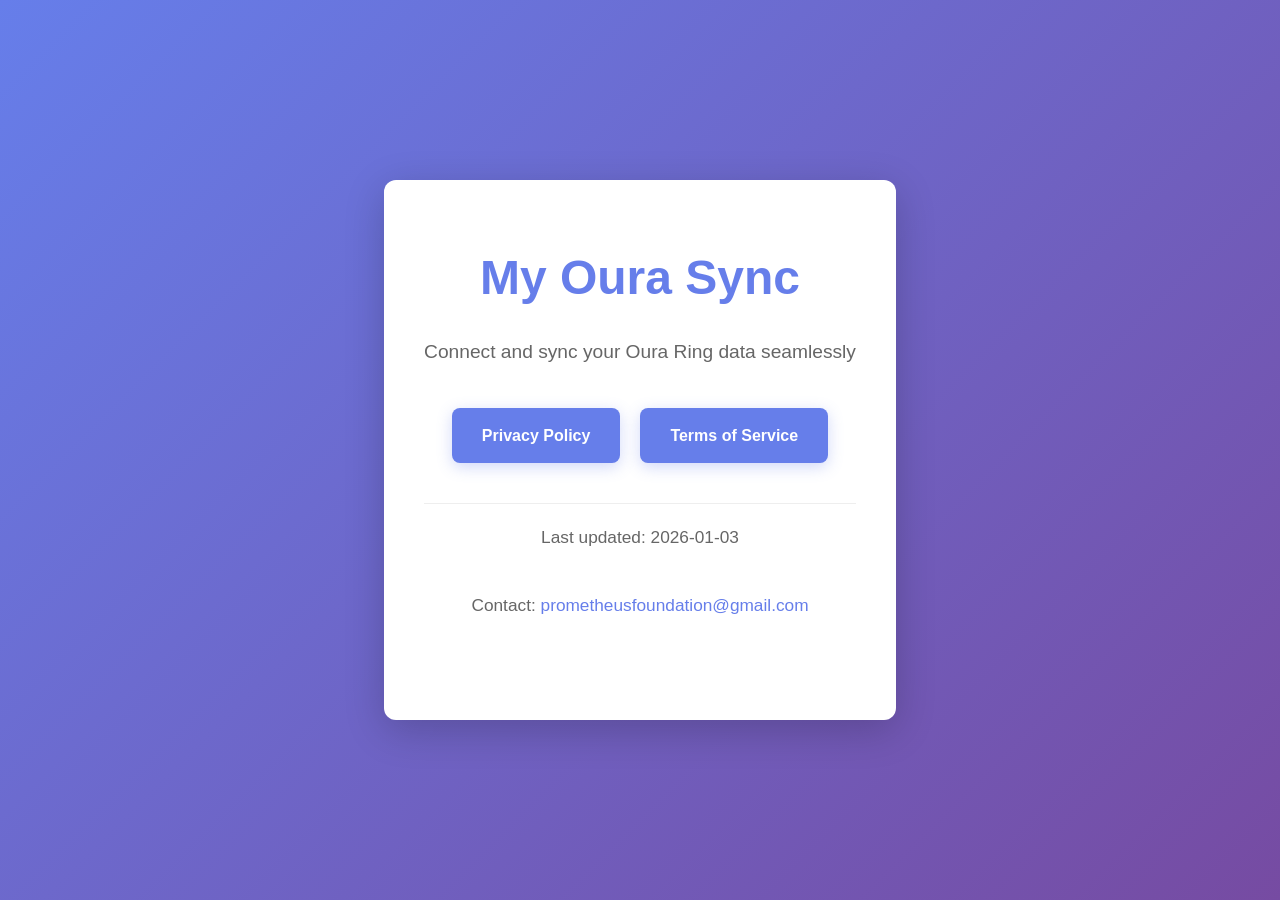
<file: index.html>
<!DOCTYPE html>
<html lang="en">
<head>
    <meta charset="UTF-8">
    <meta name="viewport" content="width=device-width, initial-scale=1.0">
    <title>My Oura Sync</title>
    <style>
        * {
            margin: 0;
            padding: 0;
            box-sizing: border-box;
        }
        
        body {
            font-family: -apple-system, BlinkMacSystemFont, 'Segoe UI', Roboto, Oxygen, Ubuntu, Cantarell, sans-serif;
            line-height: 1.6;
            color: #333;
            background: linear-gradient(135deg, #667eea 0%, #764ba2 100%);
            min-height: 100vh;
            display: flex;
            align-items: center;
            justify-content: center;
            padding: 20px;
        }
        
        .container {
            max-width: 800px;
            background: white;
            padding: 60px 40px;
            border-radius: 12px;
            box-shadow: 0 10px 40px rgba(0, 0, 0, 0.2);
            text-align: center;
        }
        
        h1 {
            color: #667eea;
            font-size: 3em;
            margin-bottom: 20px;
            font-weight: 700;
        }
        
        p {
            font-size: 1.2em;
            color: #666;
            margin-bottom: 40px;
        }
        
        .links {
            display: flex;
            gap: 20px;
            justify-content: center;
            flex-wrap: wrap;
        }
        
        .links a {
            display: inline-block;
            padding: 15px 30px;
            background: #667eea;
            color: white;
            text-decoration: none;
            border-radius: 8px;
            font-weight: 600;
            transition: all 0.3s ease;
            box-shadow: 0 4px 15px rgba(102, 126, 234, 0.3);
        }
        
        .links a:hover {
            background: #764ba2;
            transform: translateY(-2px);
            box-shadow: 0 6px 20px rgba(118, 75, 162, 0.4);
        }
        
        .footer {
            margin-top: 40px;
            padding-top: 20px;
            border-top: 1px solid #eee;
            color: #999;
            font-size: 0.9em;
        }
        
        .footer a {
            color: #667eea;
            text-decoration: none;
        }
        
        .footer a:hover {
            text-decoration: underline;
        }
    </style>
</head>
<body>
    <div class="container">
        <h1>My Oura Sync</h1>
        <p>Connect and sync your Oura Ring data seamlessly</p>
        
        <div class="links">
            <a href="privacy.html">Privacy Policy</a>
            <a href="terms.html">Terms of Service</a>
        </div>
        
        <div class="footer">
            <p>Last updated: 2026-01-03</p>
            <p>Contact: <a href="mailto:prometheusfoundation@gmail.com">prometheusfoundation@gmail.com</a></p>
        </div>
    </div>
</body>
</html>
</file>
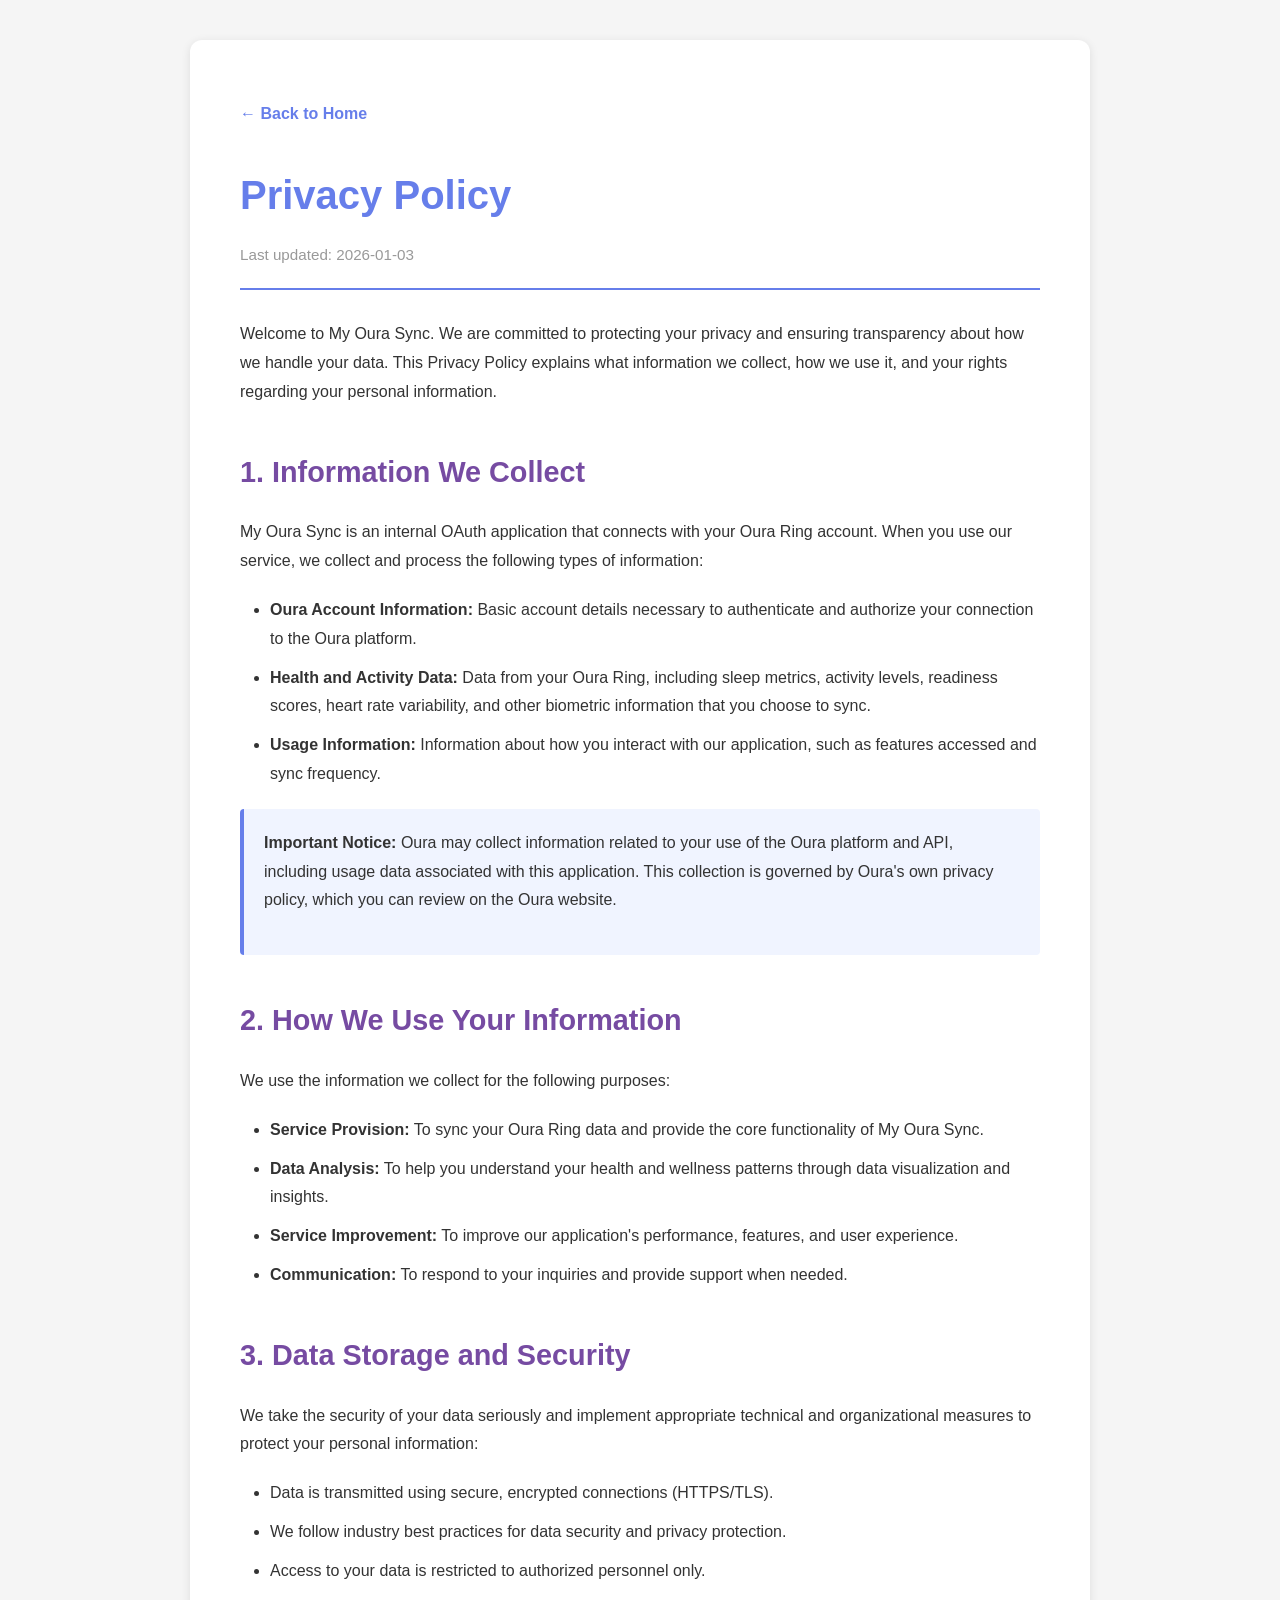
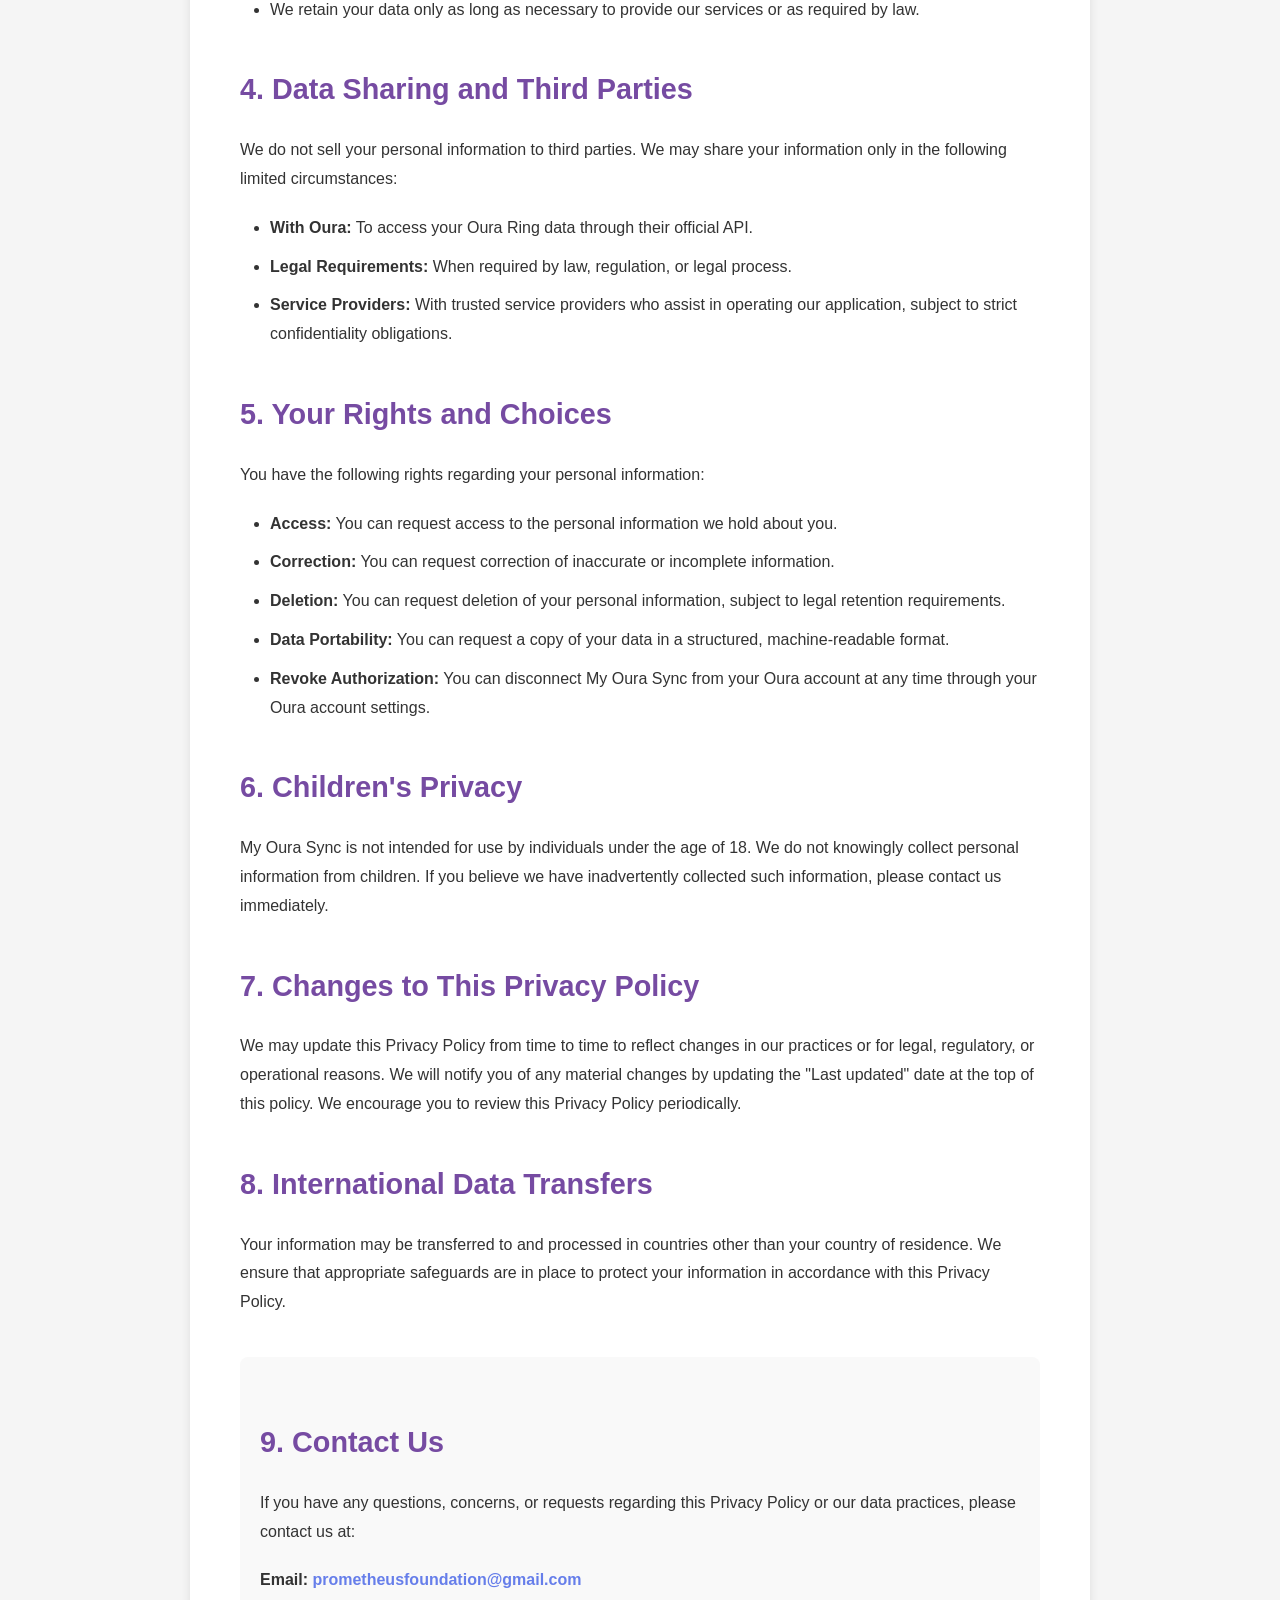
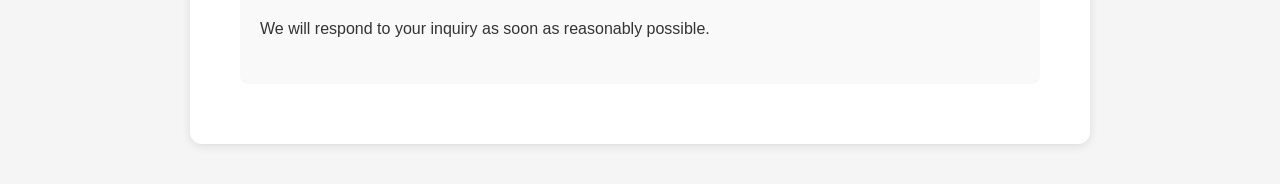
<file: privacy.html>
<!DOCTYPE html>
<html lang="en">
<head>
    <meta charset="UTF-8">
    <meta name="viewport" content="width=device-width, initial-scale=1.0">
    <title>Privacy Policy - My Oura Sync</title>
    <style>
        * {
            margin: 0;
            padding: 0;
            box-sizing: border-box;
        }
        
        body {
            font-family: -apple-system, BlinkMacSystemFont, 'Segoe UI', Roboto, Oxygen, Ubuntu, Cantarell, sans-serif;
            line-height: 1.8;
            color: #333;
            background: #f5f5f5;
            padding: 40px 20px;
        }
        
        .container {
            max-width: 900px;
            margin: 0 auto;
            background: white;
            padding: 60px 50px;
            border-radius: 12px;
            box-shadow: 0 2px 10px rgba(0, 0, 0, 0.1);
        }
        
        h1 {
            color: #667eea;
            font-size: 2.5em;
            margin-bottom: 10px;
            font-weight: 700;
        }
        
        .last-updated {
            color: #999;
            font-size: 0.95em;
            margin-bottom: 30px;
            padding-bottom: 20px;
            border-bottom: 2px solid #667eea;
        }
        
        h2 {
            color: #764ba2;
            font-size: 1.8em;
            margin-top: 40px;
            margin-bottom: 20px;
            font-weight: 600;
        }
        
        p {
            margin-bottom: 20px;
            line-height: 1.8;
        }
        
        ul {
            margin-left: 30px;
            margin-bottom: 20px;
        }
        
        li {
            margin-bottom: 10px;
        }
        
        .highlight {
            background: #f0f4ff;
            padding: 20px;
            border-left: 4px solid #667eea;
            margin: 20px 0;
            border-radius: 4px;
        }
        
        .back-link {
            display: inline-block;
            margin-bottom: 30px;
            color: #667eea;
            text-decoration: none;
            font-weight: 600;
        }
        
        .back-link:hover {
            text-decoration: underline;
        }
        
        .contact {
            margin-top: 40px;
            padding: 20px;
            background: #f9f9f9;
            border-radius: 8px;
        }
        
        .contact a {
            color: #667eea;
            text-decoration: none;
            font-weight: 600;
        }
        
        .contact a:hover {
            text-decoration: underline;
        }
    </style>
</head>
<body>
    <div class="container">
        <a href="index.html" class="back-link">← Back to Home</a>
        
        <h1>Privacy Policy</h1>
        <p class="last-updated">Last updated: 2026-01-03</p>
        
        <p>Welcome to My Oura Sync. We are committed to protecting your privacy and ensuring transparency about how we handle your data. This Privacy Policy explains what information we collect, how we use it, and your rights regarding your personal information.</p>
        
        <h2>1. Information We Collect</h2>
        <p>My Oura Sync is an internal OAuth application that connects with your Oura Ring account. When you use our service, we collect and process the following types of information:</p>
        <ul>
            <li><strong>Oura Account Information:</strong> Basic account details necessary to authenticate and authorize your connection to the Oura platform.</li>
            <li><strong>Health and Activity Data:</strong> Data from your Oura Ring, including sleep metrics, activity levels, readiness scores, heart rate variability, and other biometric information that you choose to sync.</li>
            <li><strong>Usage Information:</strong> Information about how you interact with our application, such as features accessed and sync frequency.</li>
        </ul>
        
        <div class="highlight">
            <p><strong>Important Notice:</strong> Oura may collect information related to your use of the Oura platform and API, including usage data associated with this application. This collection is governed by Oura's own privacy policy, which you can review on the Oura website.</p>
        </div>
        
        <h2>2. How We Use Your Information</h2>
        <p>We use the information we collect for the following purposes:</p>
        <ul>
            <li><strong>Service Provision:</strong> To sync your Oura Ring data and provide the core functionality of My Oura Sync.</li>
            <li><strong>Data Analysis:</strong> To help you understand your health and wellness patterns through data visualization and insights.</li>
            <li><strong>Service Improvement:</strong> To improve our application's performance, features, and user experience.</li>
            <li><strong>Communication:</strong> To respond to your inquiries and provide support when needed.</li>
        </ul>
        
        <h2>3. Data Storage and Security</h2>
        <p>We take the security of your data seriously and implement appropriate technical and organizational measures to protect your personal information:</p>
        <ul>
            <li>Data is transmitted using secure, encrypted connections (HTTPS/TLS).</li>
            <li>We follow industry best practices for data security and privacy protection.</li>
            <li>Access to your data is restricted to authorized personnel only.</li>
            <li>We retain your data only as long as necessary to provide our services or as required by law.</li>
        </ul>
        
        <h2>4. Data Sharing and Third Parties</h2>
        <p>We do not sell your personal information to third parties. We may share your information only in the following limited circumstances:</p>
        <ul>
            <li><strong>With Oura:</strong> To access your Oura Ring data through their official API.</li>
            <li><strong>Legal Requirements:</strong> When required by law, regulation, or legal process.</li>
            <li><strong>Service Providers:</strong> With trusted service providers who assist in operating our application, subject to strict confidentiality obligations.</li>
        </ul>
        
        <h2>5. Your Rights and Choices</h2>
        <p>You have the following rights regarding your personal information:</p>
        <ul>
            <li><strong>Access:</strong> You can request access to the personal information we hold about you.</li>
            <li><strong>Correction:</strong> You can request correction of inaccurate or incomplete information.</li>
            <li><strong>Deletion:</strong> You can request deletion of your personal information, subject to legal retention requirements.</li>
            <li><strong>Data Portability:</strong> You can request a copy of your data in a structured, machine-readable format.</li>
            <li><strong>Revoke Authorization:</strong> You can disconnect My Oura Sync from your Oura account at any time through your Oura account settings.</li>
        </ul>
        
        <h2>6. Children's Privacy</h2>
        <p>My Oura Sync is not intended for use by individuals under the age of 18. We do not knowingly collect personal information from children. If you believe we have inadvertently collected such information, please contact us immediately.</p>
        
        <h2>7. Changes to This Privacy Policy</h2>
        <p>We may update this Privacy Policy from time to time to reflect changes in our practices or for legal, regulatory, or operational reasons. We will notify you of any material changes by updating the "Last updated" date at the top of this policy. We encourage you to review this Privacy Policy periodically.</p>
        
        <h2>8. International Data Transfers</h2>
        <p>Your information may be transferred to and processed in countries other than your country of residence. We ensure that appropriate safeguards are in place to protect your information in accordance with this Privacy Policy.</p>
        
        <div class="contact">
            <h2>9. Contact Us</h2>
            <p>If you have any questions, concerns, or requests regarding this Privacy Policy or our data practices, please contact us at:</p>
            <p><strong>Email:</strong> <a href="mailto:prometheusfoundation@gmail.com">prometheusfoundation@gmail.com</a></p>
            <p>We will respond to your inquiry as soon as reasonably possible.</p>
        </div>
    </div>
</body>
</html>
</file>
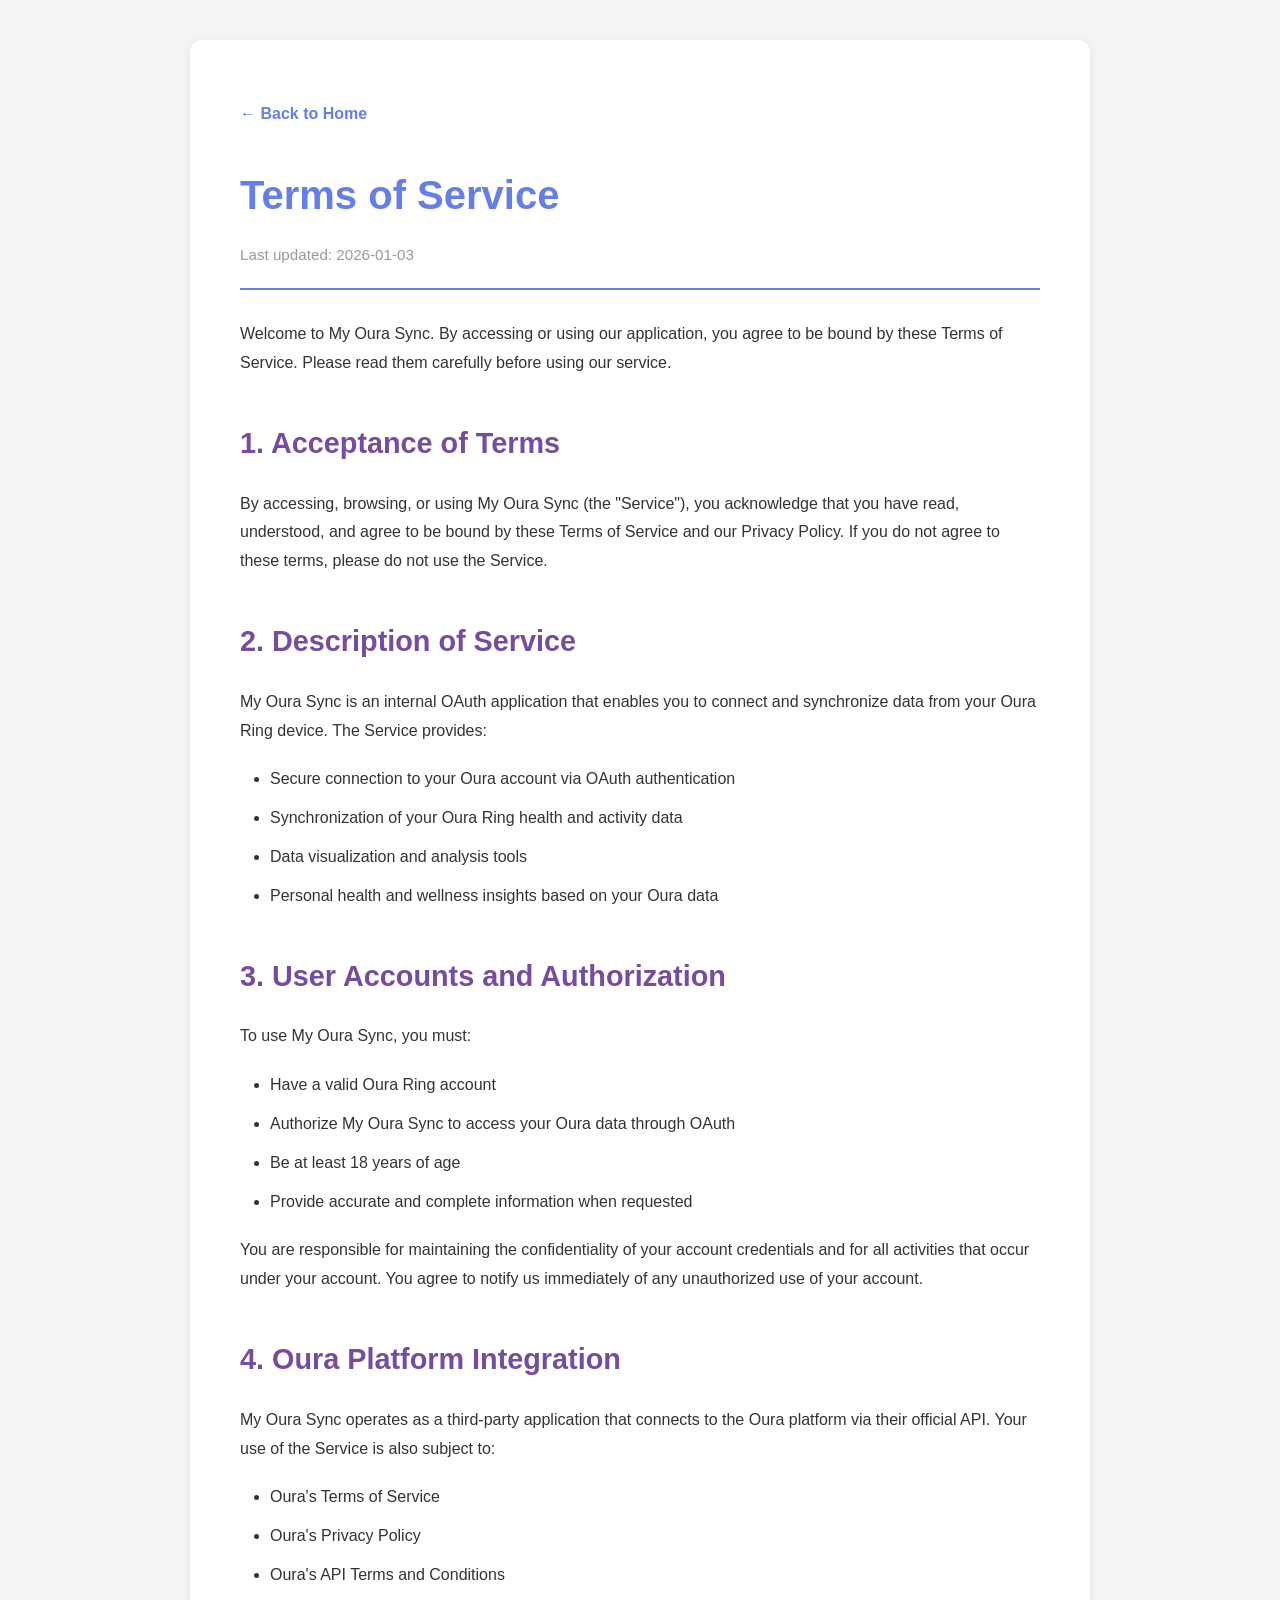
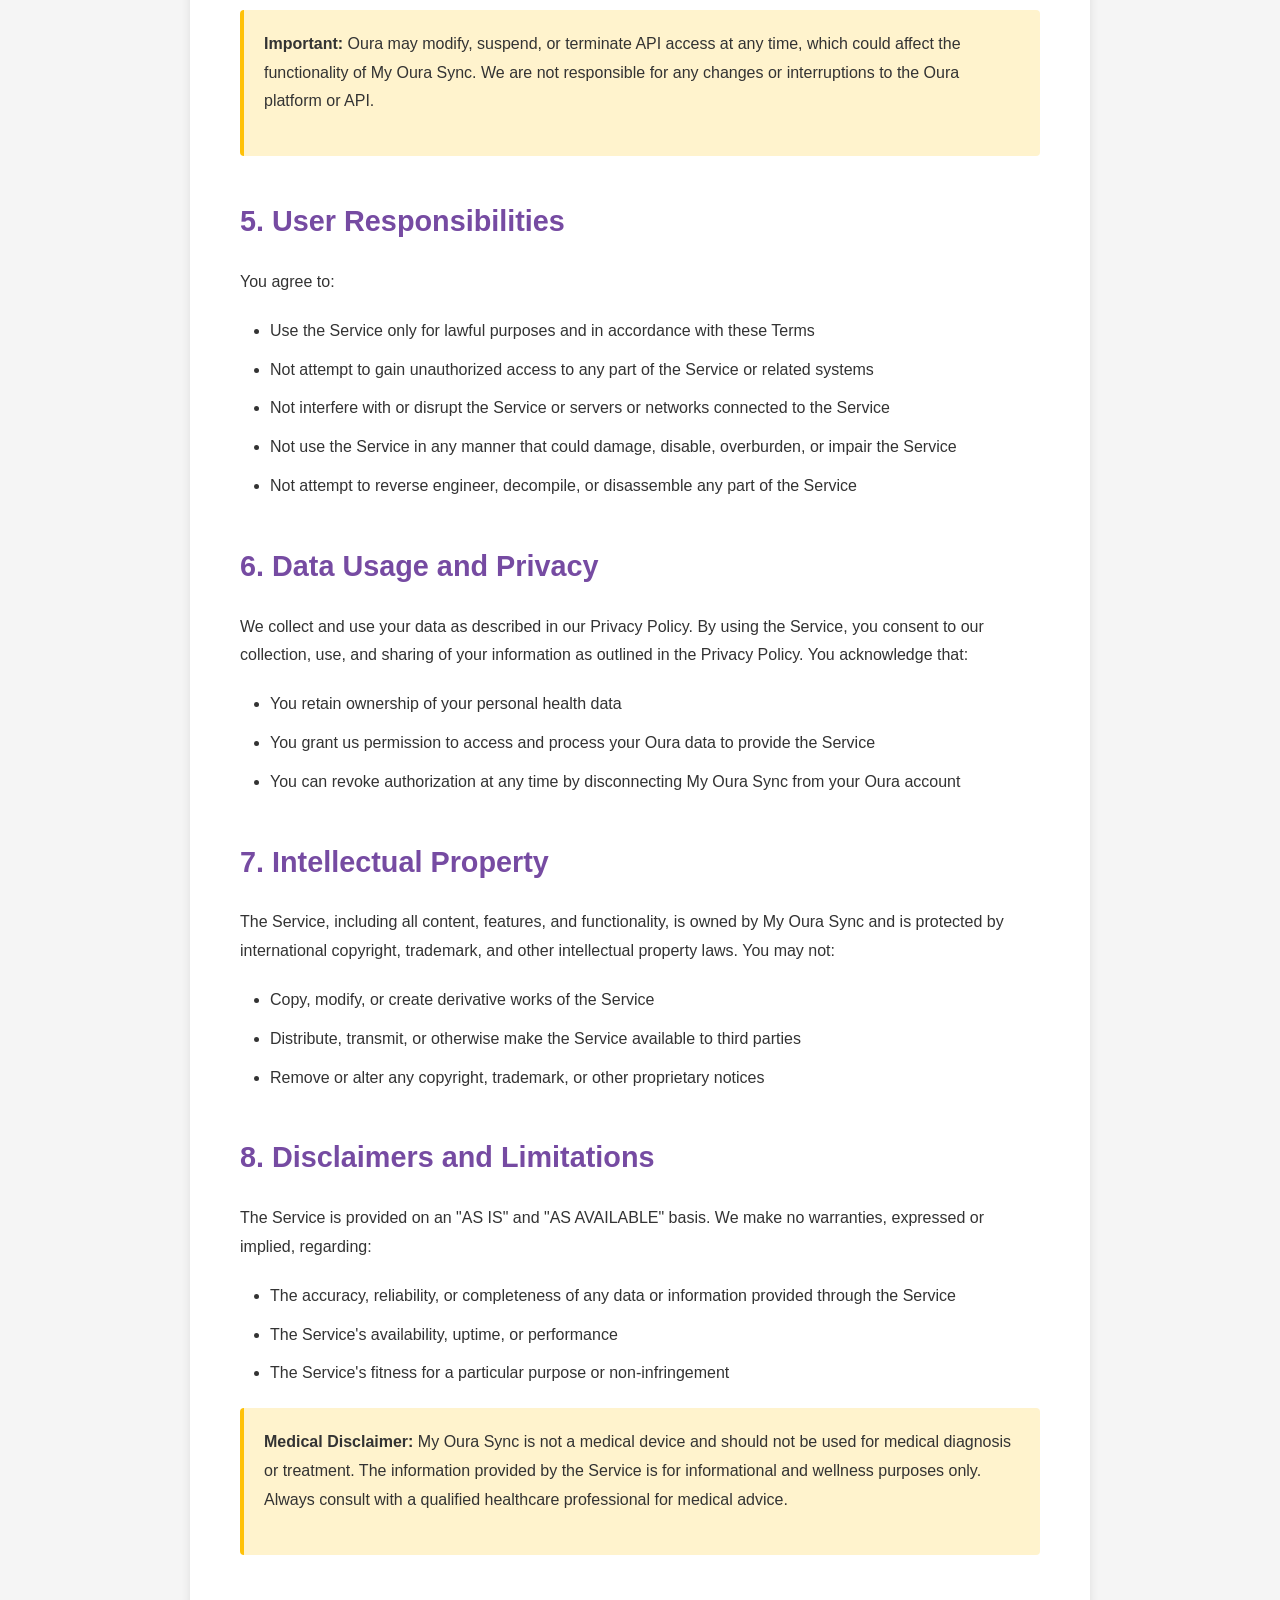
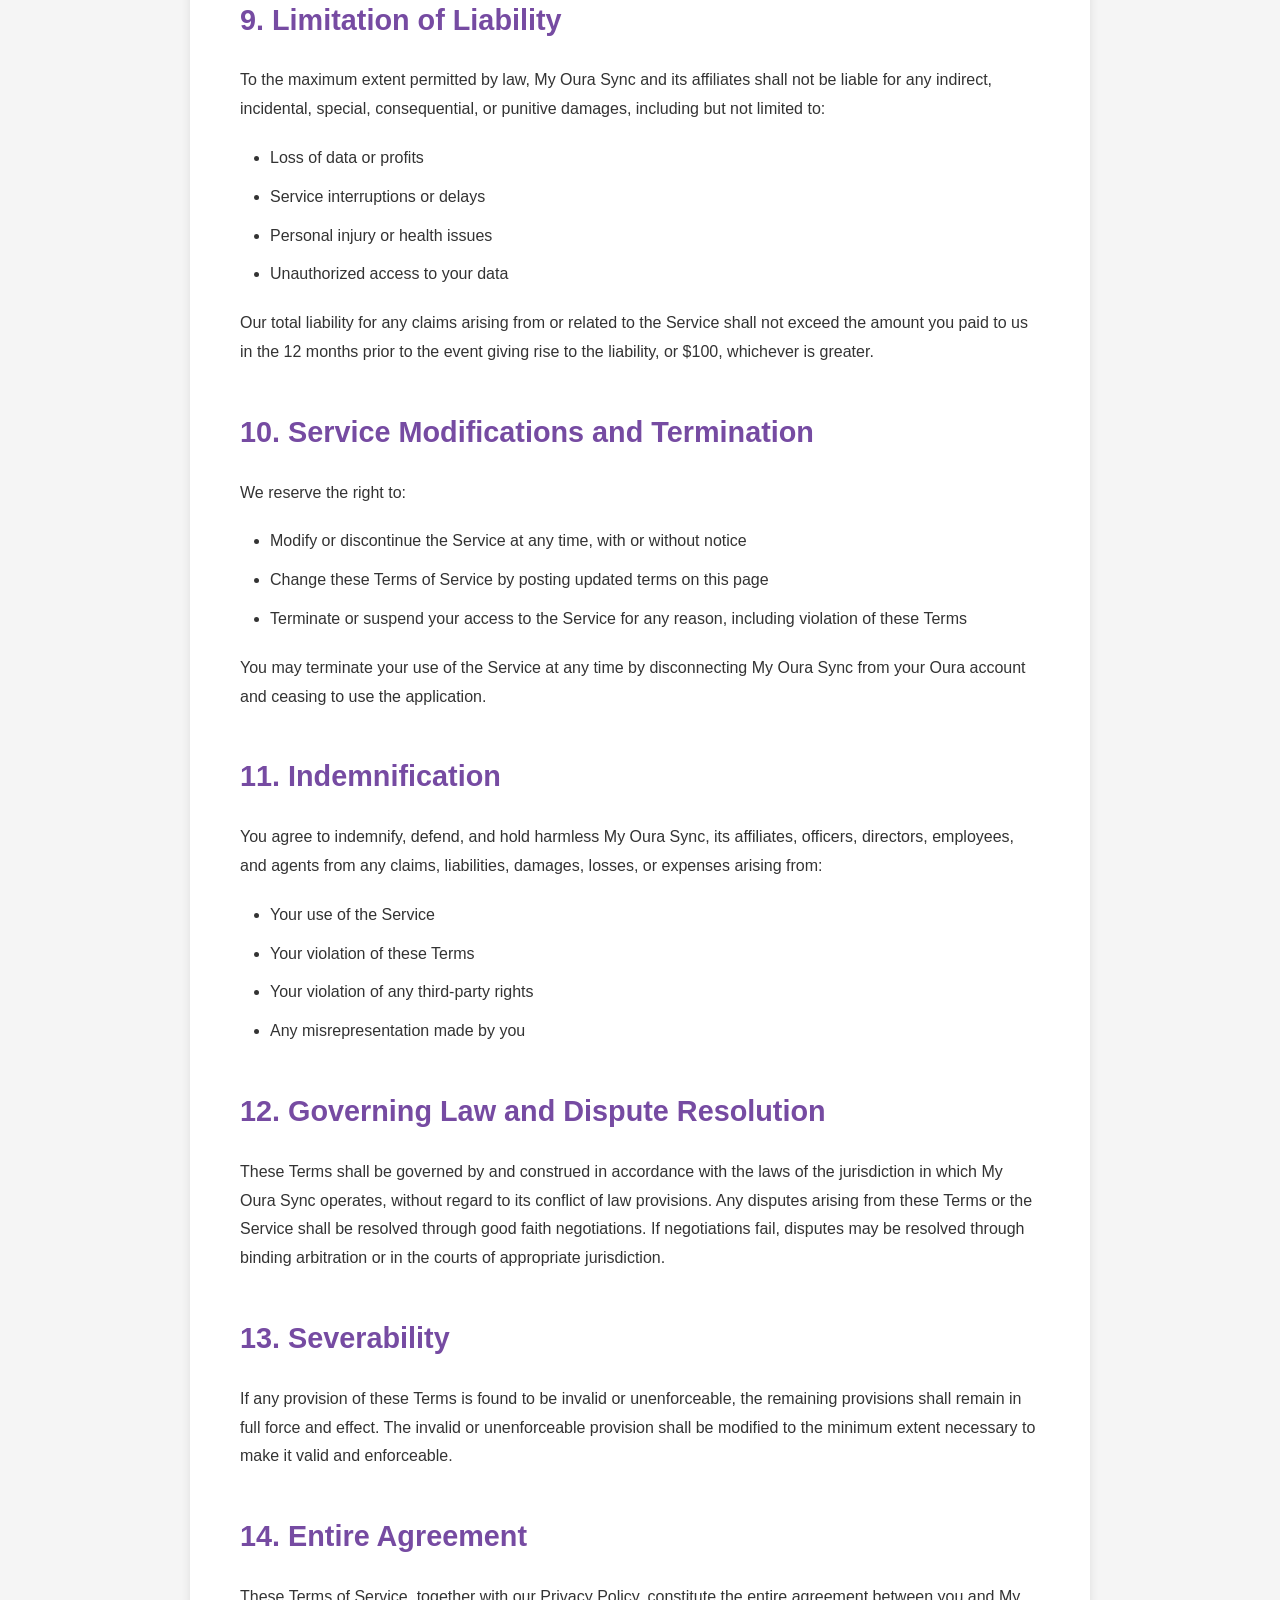
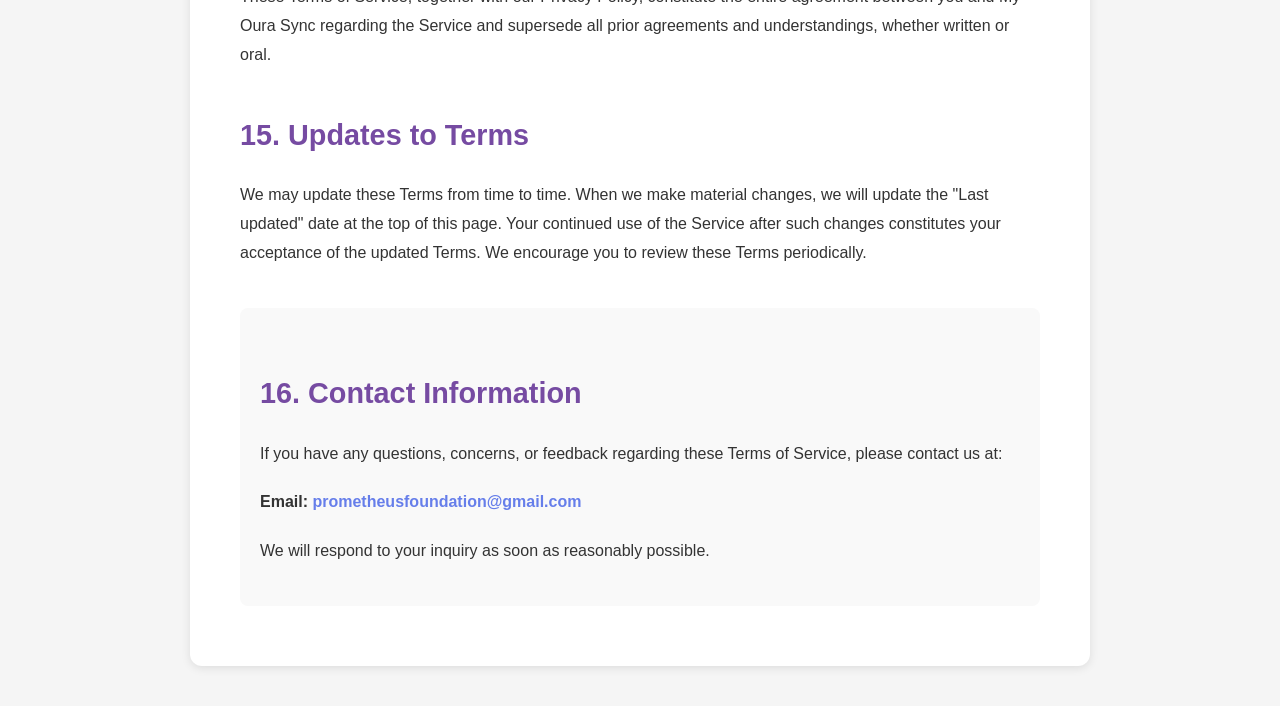
<file: terms.html>
<!DOCTYPE html>
<html lang="en">
<head>
    <meta charset="UTF-8">
    <meta name="viewport" content="width=device-width, initial-scale=1.0">
    <title>Terms of Service - My Oura Sync</title>
    <style>
        * {
            margin: 0;
            padding: 0;
            box-sizing: border-box;
        }
        
        body {
            font-family: -apple-system, BlinkMacSystemFont, 'Segoe UI', Roboto, Oxygen, Ubuntu, Cantarell, sans-serif;
            line-height: 1.8;
            color: #333;
            background: #f5f5f5;
            padding: 40px 20px;
        }
        
        .container {
            max-width: 900px;
            margin: 0 auto;
            background: white;
            padding: 60px 50px;
            border-radius: 12px;
            box-shadow: 0 2px 10px rgba(0, 0, 0, 0.1);
        }
        
        h1 {
            color: #667eea;
            font-size: 2.5em;
            margin-bottom: 10px;
            font-weight: 700;
        }
        
        .last-updated {
            color: #999;
            font-size: 0.95em;
            margin-bottom: 30px;
            padding-bottom: 20px;
            border-bottom: 2px solid #667eea;
        }
        
        h2 {
            color: #764ba2;
            font-size: 1.8em;
            margin-top: 40px;
            margin-bottom: 20px;
            font-weight: 600;
        }
        
        p {
            margin-bottom: 20px;
            line-height: 1.8;
        }
        
        ul {
            margin-left: 30px;
            margin-bottom: 20px;
        }
        
        li {
            margin-bottom: 10px;
        }
        
        .highlight {
            background: #fff3cd;
            padding: 20px;
            border-left: 4px solid #ffc107;
            margin: 20px 0;
            border-radius: 4px;
        }
        
        .back-link {
            display: inline-block;
            margin-bottom: 30px;
            color: #667eea;
            text-decoration: none;
            font-weight: 600;
        }
        
        .back-link:hover {
            text-decoration: underline;
        }
        
        .contact {
            margin-top: 40px;
            padding: 20px;
            background: #f9f9f9;
            border-radius: 8px;
        }
        
        .contact a {
            color: #667eea;
            text-decoration: none;
            font-weight: 600;
        }
        
        .contact a:hover {
            text-decoration: underline;
        }
    </style>
</head>
<body>
    <div class="container">
        <a href="index.html" class="back-link">← Back to Home</a>
        
        <h1>Terms of Service</h1>
        <p class="last-updated">Last updated: 2026-01-03</p>
        
        <p>Welcome to My Oura Sync. By accessing or using our application, you agree to be bound by these Terms of Service. Please read them carefully before using our service.</p>
        
        <h2>1. Acceptance of Terms</h2>
        <p>By accessing, browsing, or using My Oura Sync (the "Service"), you acknowledge that you have read, understood, and agree to be bound by these Terms of Service and our Privacy Policy. If you do not agree to these terms, please do not use the Service.</p>
        
        <h2>2. Description of Service</h2>
        <p>My Oura Sync is an internal OAuth application that enables you to connect and synchronize data from your Oura Ring device. The Service provides:</p>
        <ul>
            <li>Secure connection to your Oura account via OAuth authentication</li>
            <li>Synchronization of your Oura Ring health and activity data</li>
            <li>Data visualization and analysis tools</li>
            <li>Personal health and wellness insights based on your Oura data</li>
        </ul>
        
        <h2>3. User Accounts and Authorization</h2>
        <p>To use My Oura Sync, you must:</p>
        <ul>
            <li>Have a valid Oura Ring account</li>
            <li>Authorize My Oura Sync to access your Oura data through OAuth</li>
            <li>Be at least 18 years of age</li>
            <li>Provide accurate and complete information when requested</li>
        </ul>
        <p>You are responsible for maintaining the confidentiality of your account credentials and for all activities that occur under your account. You agree to notify us immediately of any unauthorized use of your account.</p>
        
        <h2>4. Oura Platform Integration</h2>
        <p>My Oura Sync operates as a third-party application that connects to the Oura platform via their official API. Your use of the Service is also subject to:</p>
        <ul>
            <li>Oura's Terms of Service</li>
            <li>Oura's Privacy Policy</li>
            <li>Oura's API Terms and Conditions</li>
        </ul>
        <div class="highlight">
            <p><strong>Important:</strong> Oura may modify, suspend, or terminate API access at any time, which could affect the functionality of My Oura Sync. We are not responsible for any changes or interruptions to the Oura platform or API.</p>
        </div>
        
        <h2>5. User Responsibilities</h2>
        <p>You agree to:</p>
        <ul>
            <li>Use the Service only for lawful purposes and in accordance with these Terms</li>
            <li>Not attempt to gain unauthorized access to any part of the Service or related systems</li>
            <li>Not interfere with or disrupt the Service or servers or networks connected to the Service</li>
            <li>Not use the Service in any manner that could damage, disable, overburden, or impair the Service</li>
            <li>Not attempt to reverse engineer, decompile, or disassemble any part of the Service</li>
        </ul>
        
        <h2>6. Data Usage and Privacy</h2>
        <p>We collect and use your data as described in our Privacy Policy. By using the Service, you consent to our collection, use, and sharing of your information as outlined in the Privacy Policy. You acknowledge that:</p>
        <ul>
            <li>You retain ownership of your personal health data</li>
            <li>You grant us permission to access and process your Oura data to provide the Service</li>
            <li>You can revoke authorization at any time by disconnecting My Oura Sync from your Oura account</li>
        </ul>
        
        <h2>7. Intellectual Property</h2>
        <p>The Service, including all content, features, and functionality, is owned by My Oura Sync and is protected by international copyright, trademark, and other intellectual property laws. You may not:</p>
        <ul>
            <li>Copy, modify, or create derivative works of the Service</li>
            <li>Distribute, transmit, or otherwise make the Service available to third parties</li>
            <li>Remove or alter any copyright, trademark, or other proprietary notices</li>
        </ul>
        
        <h2>8. Disclaimers and Limitations</h2>
        <p>The Service is provided on an "AS IS" and "AS AVAILABLE" basis. We make no warranties, expressed or implied, regarding:</p>
        <ul>
            <li>The accuracy, reliability, or completeness of any data or information provided through the Service</li>
            <li>The Service's availability, uptime, or performance</li>
            <li>The Service's fitness for a particular purpose or non-infringement</li>
        </ul>
        
        <div class="highlight">
            <p><strong>Medical Disclaimer:</strong> My Oura Sync is not a medical device and should not be used for medical diagnosis or treatment. The information provided by the Service is for informational and wellness purposes only. Always consult with a qualified healthcare professional for medical advice.</p>
        </div>
        
        <h2>9. Limitation of Liability</h2>
        <p>To the maximum extent permitted by law, My Oura Sync and its affiliates shall not be liable for any indirect, incidental, special, consequential, or punitive damages, including but not limited to:</p>
        <ul>
            <li>Loss of data or profits</li>
            <li>Service interruptions or delays</li>
            <li>Personal injury or health issues</li>
            <li>Unauthorized access to your data</li>
        </ul>
        <p>Our total liability for any claims arising from or related to the Service shall not exceed the amount you paid to us in the 12 months prior to the event giving rise to the liability, or $100, whichever is greater.</p>
        
        <h2>10. Service Modifications and Termination</h2>
        <p>We reserve the right to:</p>
        <ul>
            <li>Modify or discontinue the Service at any time, with or without notice</li>
            <li>Change these Terms of Service by posting updated terms on this page</li>
            <li>Terminate or suspend your access to the Service for any reason, including violation of these Terms</li>
        </ul>
        <p>You may terminate your use of the Service at any time by disconnecting My Oura Sync from your Oura account and ceasing to use the application.</p>
        
        <h2>11. Indemnification</h2>
        <p>You agree to indemnify, defend, and hold harmless My Oura Sync, its affiliates, officers, directors, employees, and agents from any claims, liabilities, damages, losses, or expenses arising from:</p>
        <ul>
            <li>Your use of the Service</li>
            <li>Your violation of these Terms</li>
            <li>Your violation of any third-party rights</li>
            <li>Any misrepresentation made by you</li>
        </ul>
        
        <h2>12. Governing Law and Dispute Resolution</h2>
        <p>These Terms shall be governed by and construed in accordance with the laws of the jurisdiction in which My Oura Sync operates, without regard to its conflict of law provisions. Any disputes arising from these Terms or the Service shall be resolved through good faith negotiations. If negotiations fail, disputes may be resolved through binding arbitration or in the courts of appropriate jurisdiction.</p>
        
        <h2>13. Severability</h2>
        <p>If any provision of these Terms is found to be invalid or unenforceable, the remaining provisions shall remain in full force and effect. The invalid or unenforceable provision shall be modified to the minimum extent necessary to make it valid and enforceable.</p>
        
        <h2>14. Entire Agreement</h2>
        <p>These Terms of Service, together with our Privacy Policy, constitute the entire agreement between you and My Oura Sync regarding the Service and supersede all prior agreements and understandings, whether written or oral.</p>
        
        <h2>15. Updates to Terms</h2>
        <p>We may update these Terms from time to time. When we make material changes, we will update the "Last updated" date at the top of this page. Your continued use of the Service after such changes constitutes your acceptance of the updated Terms. We encourage you to review these Terms periodically.</p>
        
        <div class="contact">
            <h2>16. Contact Information</h2>
            <p>If you have any questions, concerns, or feedback regarding these Terms of Service, please contact us at:</p>
            <p><strong>Email:</strong> <a href="mailto:prometheusfoundation@gmail.com">prometheusfoundation@gmail.com</a></p>
            <p>We will respond to your inquiry as soon as reasonably possible.</p>
        </div>
    </div>
</body>
</html>
</file>
